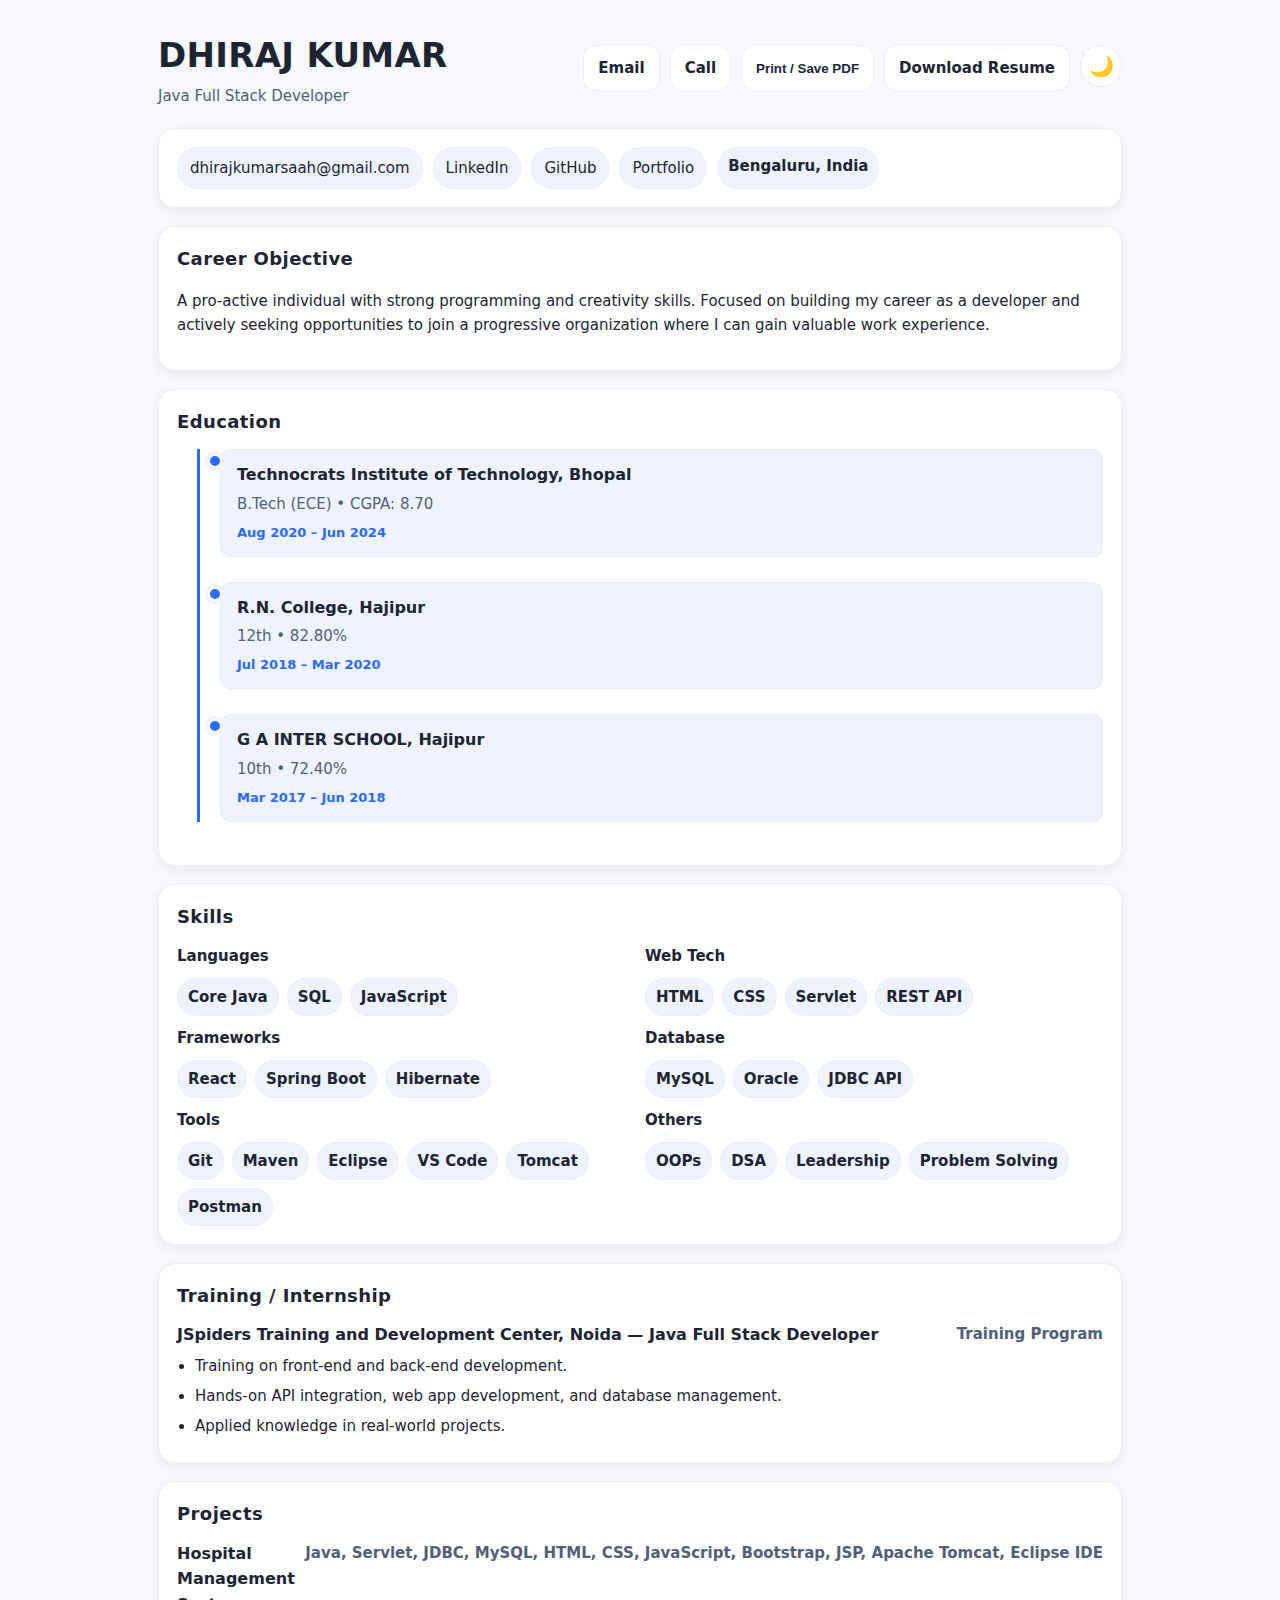
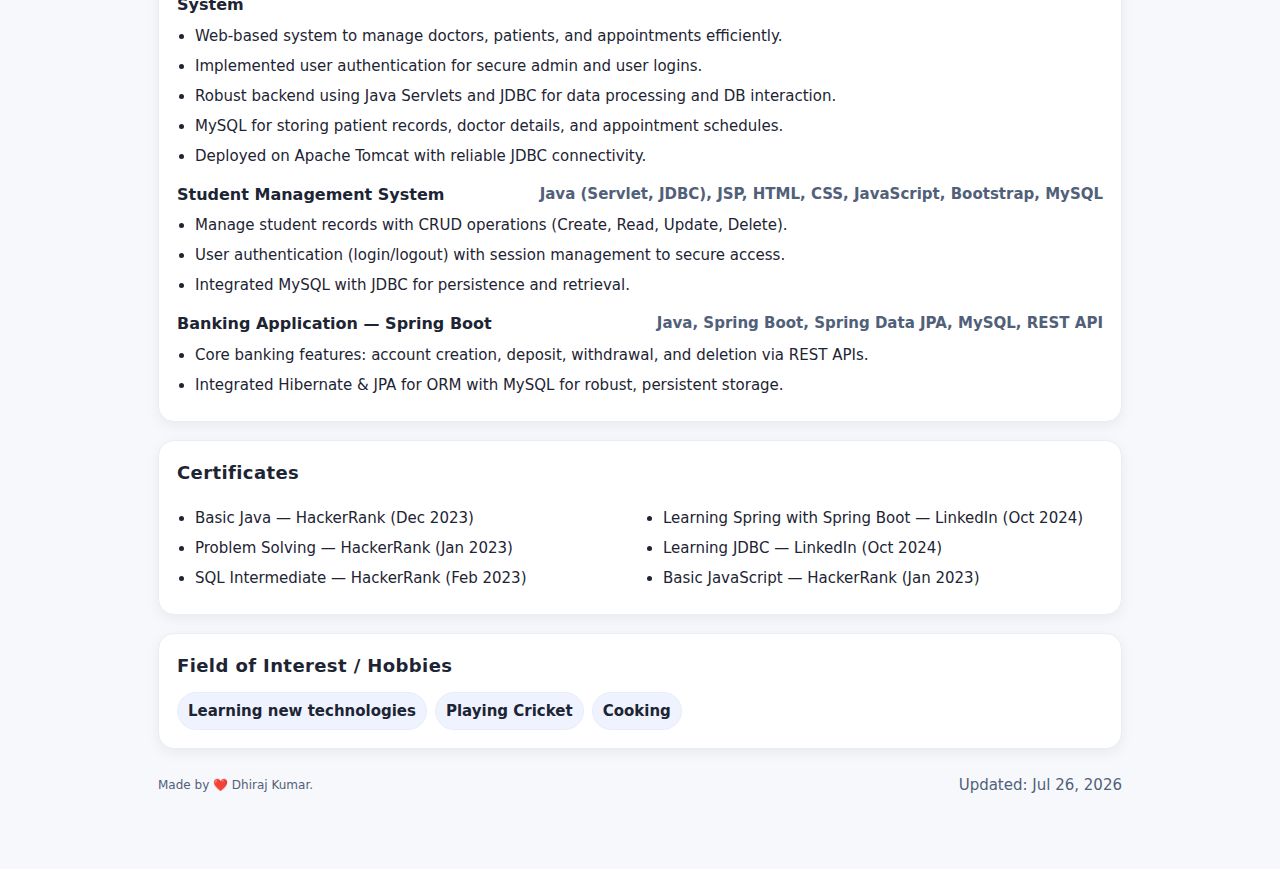
<file: index.html>
<!DOCTYPE html>
<html lang="en">

<head>
    <meta charset="utf-8" />
    <meta name="viewport" content="width=device-width, initial-scale=1" />
    <title>Dhiraj Kumar</title>
    <link rel="icon" type="image/png" href="images/profile-photo.jpg" />
    <meta name="description" content="Web resume of Dhiraj Kumar — Java Full Stack Developer" />
    <link rel="stylesheet" href="style.css">
</head>

<body>
    <div class="container">
        <header>
            <div class="title">
                <h1>DHIRAJ KUMAR</h1>
                <div class="subtitle">Java Full Stack Developer</div>
            </div>
            <div class="actions">
                <a class="btn" href="mailto:dhirajkumarsaah@gmail.com">Email</a>
                <a class="btn" href="tel:+919905451458">Call</a>
                <button onclick="window.print()" title="Save/Print as PDF">
                    Print / Save PDF
                </button>
                <a class="btn"
                    href="https://drive.google.com/file/d/1CB5idGZ7DEVbq4zCIT1uLhe7EjWl4MK0/view?usp=drive_link"
                    target="_blank">
                    Download Resume
                </a>
                <button id="themeBtn" title="Toggle theme">
                    <span id="themeIcon">🌙</span>
                </button>
            </div>
        </header>

        <div class="section card">
            <div class="contact">
                <a href="mailto:dhirajkumarsaah@gmail.com">dhirajkumarsaah@gmail.com</a>
                <a href="https://www.linkedin.com/in/dhirajkumar02/" target="_blank"
                    rel="noreferrer noopener">LinkedIn</a>
                <a href="https://github.com/Dhirajkumar02" target="_blank" rel="noreferrer noopener">GitHub</a>
                <a href="https://dhirajkumar02.github.io/My-Portfolio/" target="_blank"
                    rel="noreferrer noopener">Portfolio</a>
                <span class="chip">Bengaluru, India</span>
            </div>
        </div>

        <!-- Career Objective in full row -->
        <section class="card section">
            <h2>Career Objective</h2>
            <p>
                A pro-active individual with strong programming and creativity
                skills. Focused on building my career as a developer and actively
                seeking opportunities to join a progressive organization where I can
                gain valuable work experience.
            </p>
        </section>

        <!-- Education in full row -->
        <section class="card section">
            <h2>Education</h2>
            <div class="timeline">
                <div class="timeline-item">
                    <div class="timeline-dot"></div>
                    <div class="timeline-content">
                        <h3>Technocrats Institute of Technology, Bhopal</h3>
                        <p class="meta">B.Tech (ECE) • CGPA: 8.70</p>
                        <span class="date">Aug 2020 – Jun 2024</span>
                    </div>
                </div>
                <div class="timeline-item">
                    <div class="timeline-dot"></div>
                    <div class="timeline-content">
                        <h3>R.N. College, Hajipur</h3>
                        <p class="meta">12th • 82.80%</p>
                        <span class="date">Jul 2018 – Mar 2020</span>
                    </div>
                </div>
                <div class="timeline-item">
                    <div class="timeline-dot"></div>
                    <div class="timeline-content">
                        <h3>G A INTER SCHOOL, Hajipur</h3>
                        <p class="meta">10th • 72.40%</p>
                        <span class="date">Mar 2017 – Jun 2018</span>
                    </div>
                </div>
            </div>
        </section>

        <!-- The rest stays same -->
        <section class="card section">
            <h2>Skills</h2>
            <div class="cols">
                <div>
                    <strong>Languages</strong>
                    <div class="chips">
                        <span class="chip">Core Java</span>
                        <span class="chip">SQL</span>
                        <span class="chip">JavaScript</span>
                    </div>
                </div>
                <div>
                    <strong>Web Tech</strong>
                    <div class="chips">
                        <span class="chip">HTML</span>
                        <span class="chip">CSS</span>
                        <span class="chip">Servlet</span>
                        <span class="chip">REST API</span>
                    </div>
                </div>
                <div>
                    <strong>Frameworks</strong>
                    <div class="chips">
                        <span class="chip">React</span>
                        <span class="chip">Spring Boot</span>
                        <span class="chip">Hibernate</span>
                    </div>
                </div>
                <div>
                    <strong>Database</strong>
                    <div class="chips">
                        <span class="chip">MySQL</span>
                        <span class="chip">Oracle</span>
                        <span class="chip">JDBC API</span>
                    </div>
                </div>
                <div>
                    <strong>Tools</strong>
                    <div class="chips">
                        <span class="chip">Git</span>
                        <span class="chip">Maven</span>
                        <span class="chip">Eclipse</span>
                        <span class="chip">VS Code</span>
                        <span class="chip">Tomcat</span>
                        <span class="chip">Postman</span>
                    </div>
                </div>
                <div>
                    <strong>Others</strong>
                    <div class="chips">
                        <span class="chip">OOPs</span>
                        <span class="chip">DSA</span>
                        <span class="chip">Leadership</span>
                        <span class="chip">Problem Solving</span>
                    </div>
                </div>
            </div>
        </section>

        <!-- Training / Internship -->
        <section class="card section">
            <h2>Training / Internship</h2>
            <div class="item">
                <h3>
                    JSpiders Training and Development Center, Noida — Java Full Stack
                    Developer
                </h3>
                <div class="meta">Training Program</div>
            </div>
            <ul class="list">
                <li>Training on front-end and back-end development.</li>
                <li>
                    Hands-on API integration, web app development, and database
                    management.
                </li>
                <li>Applied knowledge in real-world projects.</li>
            </ul>
        </section>

        <!-- Projects -->
        <section class="card section">
            <h2>Projects</h2>

            <div class="item">
                <h3>
                    <a href="https://github.com/Dhirajkumar02/Hospital-Management-System-Using-Servlet" target="_blank"
                        rel="noreferrer noopener">Hospital Management System</a>
                </h3>
                <div class="meta">
                    Java, Servlet, JDBC, MySQL, HTML, CSS, JavaScript, Bootstrap, JSP,
                    Apache Tomcat, Eclipse IDE
                </div>
            </div>
            <ul class="list">
                <li>
                    Web-based system to manage doctors, patients, and appointments
                    efficiently.
                </li>
                <li>
                    Implemented user authentication for secure admin and user logins.
                </li>
                <li>
                    Robust backend using Java Servlets and JDBC for data processing and
                    DB interaction.
                </li>
                <li>
                    MySQL for storing patient records, doctor details, and appointment
                    schedules.
                </li>
                <li>Deployed on Apache Tomcat with reliable JDBC connectivity.</li>
            </ul>

            <div class="item" style="margin-top: 14px">
                <h3>
                    <a href="https://github.com/Dhirajkumar02/Student-Management-System-Using-Servlet" target="_blank"
                        rel="noreferrer noopener">Student Management System</a>
                </h3>
                <div class="meta">
                    Java (Servlet, JDBC), JSP, HTML, CSS, JavaScript, Bootstrap, MySQL
                </div>
            </div>
            <ul class="list">
                <li>
                    Manage student records with CRUD operations (Create, Read, Update,
                    Delete).
                </li>
                <li>
                    User authentication (login/logout) with session management to secure
                    access.
                </li>
                <li>Integrated MySQL with JDBC for persistence and retrieval.</li>
            </ul>

            <div class="item" style="margin-top: 14px">
                <h3>
                    <a href="https://github.com/Dhirajkumar02/Banking-Application-Using-Spring-Boot" target="_blank"
                        rel="noreferrer noopener">Banking Application — Spring Boot</a>
                </h3>
                <div class="meta">
                    Java, Spring Boot, Spring Data JPA, MySQL, REST API
                </div>
            </div>
            <ul class="list">
                <li>
                    Core banking features: account creation, deposit, withdrawal, and
                    deletion via REST APIs.
                </li>
                <li>
                    Integrated Hibernate & JPA for ORM with MySQL for robust, persistent
                    storage.
                </li>
            </ul>
        </section>

        <!-- Certificates -->
        <section class="card section">
            <h2>Certificates</h2>
            <div class="cols">
                <ul class="list">
                    <li><a href="https://drive.google.com/file/d/1YUDNdYakD2tHl8inHjkUwDDl4TOiAqS7/view?usp=drive_link"
                            target="_blank">Basic Java</a> — HackerRank (Dec 2023)</li>
                    <li><a href="https://drive.google.com/file/d/17PzcpAYaREebrphL2jAX1RgJl6JwP3Wf/view?usp=drive_link"
                            target="_blank">Problem Solving</a> — HackerRank (Jan 2023)</li>
                    <li><a href="https://drive.google.com/file/d/1rJiSs_JRmfD5_SNfZqcEmIPbKEMslPnr/view?usp=drive_link">SQL
                            Intermediate</a>
                        — HackerRank (Feb 2023)</li>
                </ul>
                <ul class="list">
                    <li><a href="https://drive.google.com/file/d/1N3eMFLJ4_hgHCsjyi4jcH22IwEZRF6an/view?usp=drive_link"
                            target="_blank">Learning Spring with Spring Boot</a> — LinkedIn (Oct 2024)</li>
                    <li><a href="https://drive.google.com/file/d/1_EV7e82jKMADawwh-M6tGXWoCN-LWVoJ/view?usp=drive_link"
                            target="_blank">Learning JDBC</a> — LinkedIn (Oct 2024)</li>
                    <li><a href="https://drive.google.com/file/d/1mRmkP72bvOWe7_TqhxHBJOWuZPwk2H5o/view?usp=drive_link"
                            target="_blank">Basic JavaScript</a> — HackerRank (Jan 2023)</li>
                </ul>
            </div>
        </section>

        <section class="card section">
            <h2>Field of Interest / Hobbies</h2>
            <div class="chips">
                <span class="chip">Learning new technologies</span>
                <span class="chip">Playing Cricket</span>
                <span class="chip">Cooking</span>
            </div>
        </section>

        <footer>
            <div class="print-note">
                Made by ❤️ Dhiraj Kumar.
            </div>
            <div>Updated: <span id="today"></span></div>
        </footer>
    </div>
    <script src="script.js"></script>
</body>

</html>
</file>
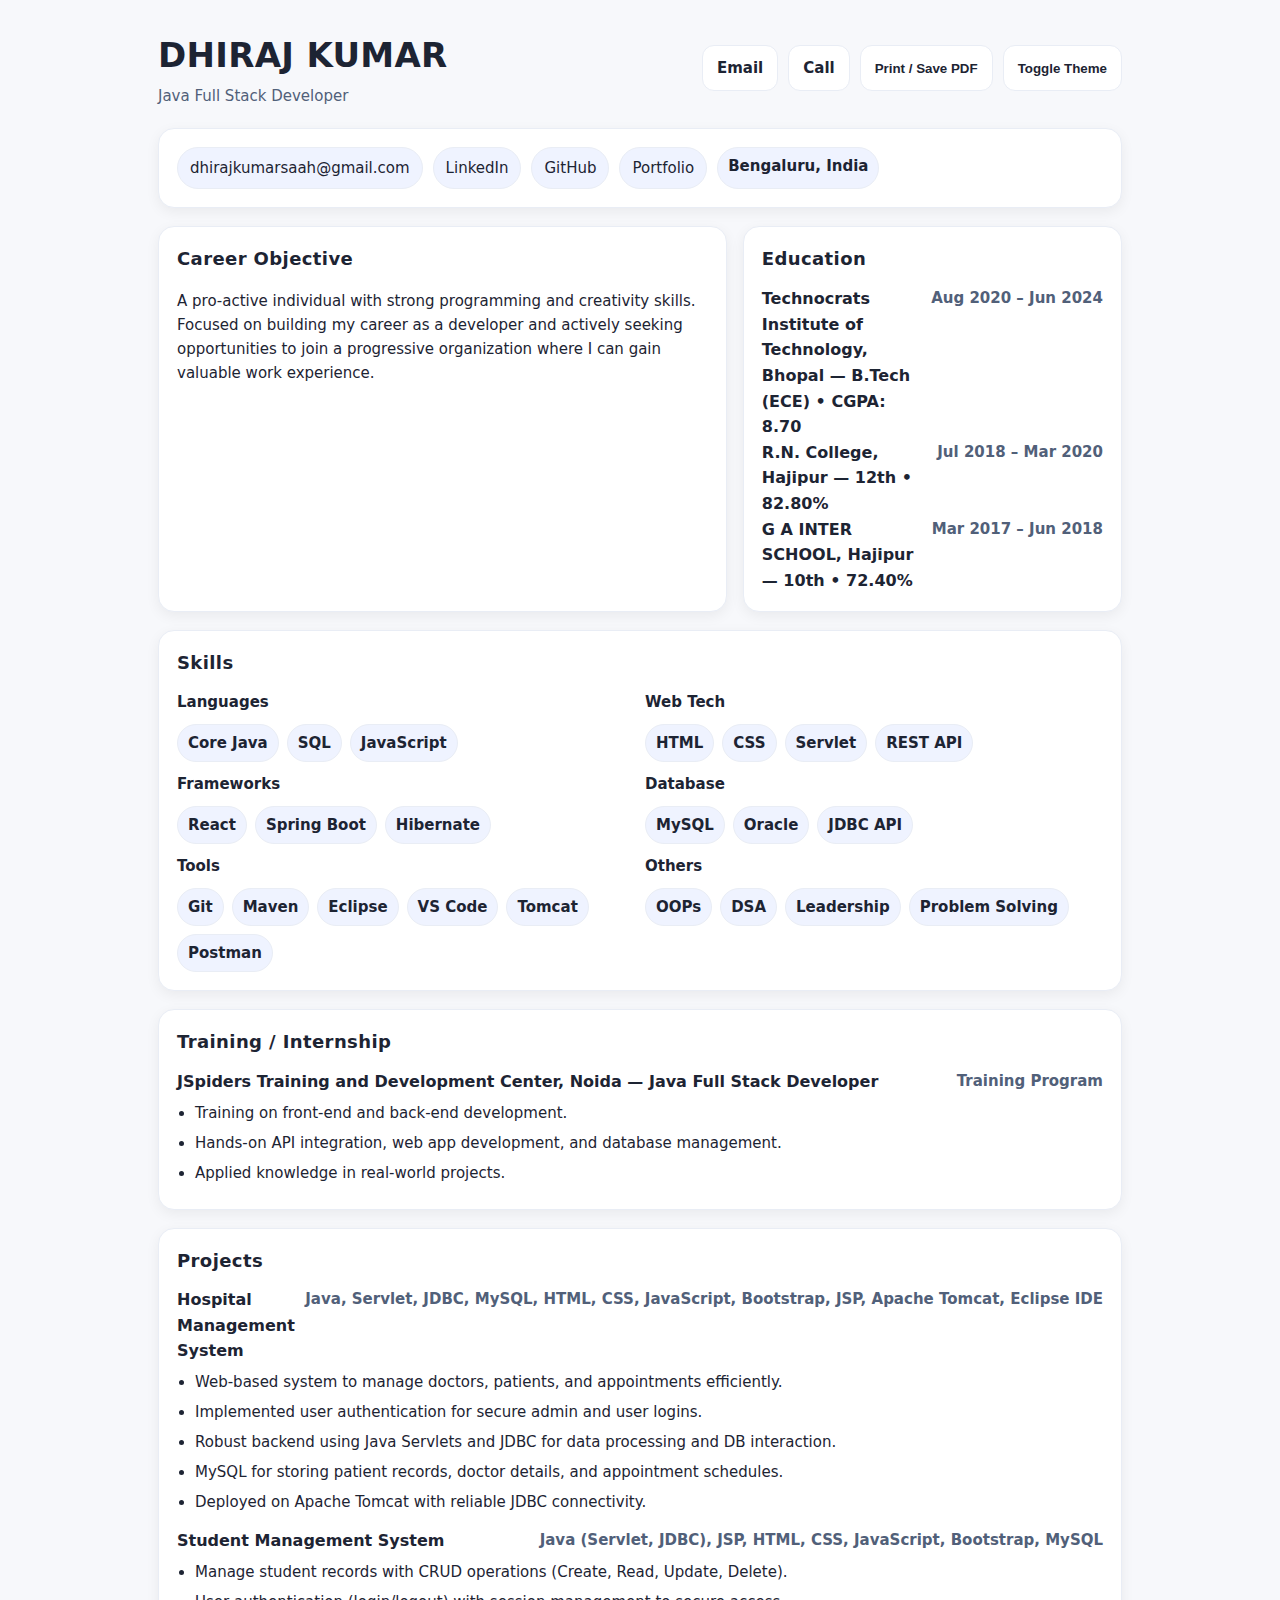
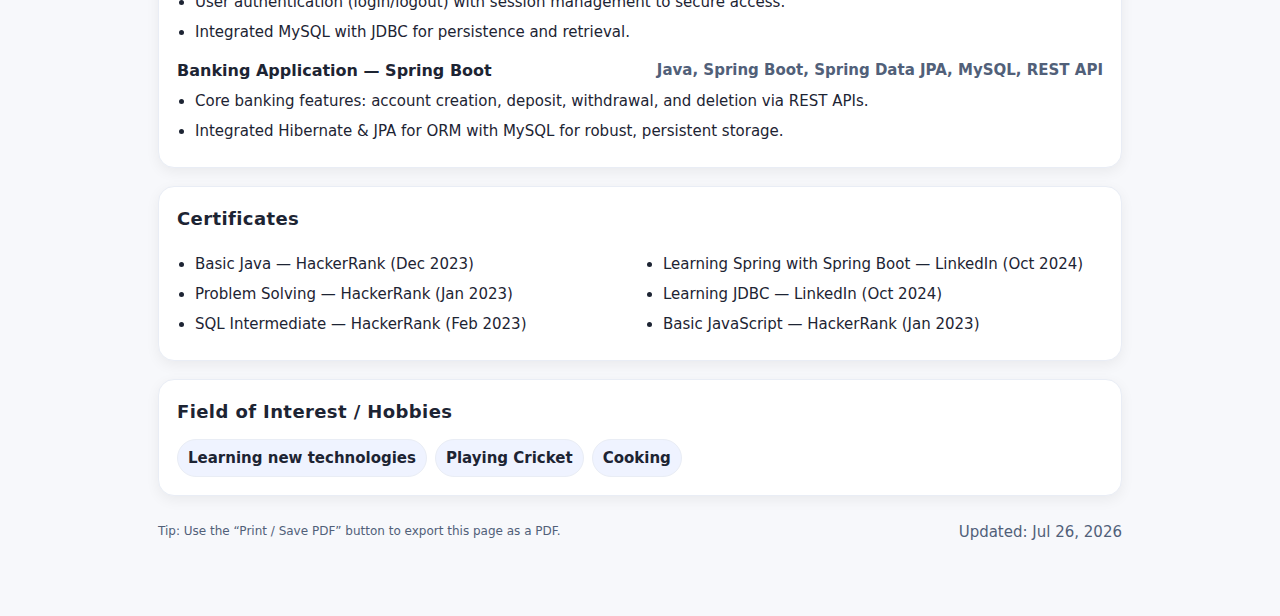
<file: Web Resume.html>
<!DOCTYPE html>
<html lang="en">

<head>
    <meta charset="utf-8" />
    <meta name="viewport" content="width=device-width, initial-scale=1" />
    <title>Dhiraj Kumar</title>
    <meta name="description" content="Web resume of Dhiraj Kumar — Java Full Stack Developer" />
    <style>
        :root {
            --bg: #0b0c0f;
            --card: #12141a;
            --text: #e6e7ea;
            --muted: #a7adbb;
            --accent: #4f8cff;
            --chip: #1b2030;
            --border: #222734;
            --link: #79a6ff;
            --ok: #27ae60;
            --warn: #e67e22;
        }

        @media (prefers-color-scheme: light) {
            :root {
                --bg: #f7f8fb;
                --card: #ffffff;
                --text: #1d2433;
                --muted: #516079;
                --accent: #2b6bff;
                --chip: #eff3ff;
                --border: #e9edf5;
                --link: #1f5eff;
            }
        }

        * {
            box-sizing: border-box;
        }

        html,
        body {
            height: 100%;
        }

        body {
            margin: 0;
            font: 15px/1.6 system-ui, -apple-system, Segoe UI, Roboto, Ubuntu,
                Cantarell, Noto Sans, Arial, sans-serif;
            background: var(--bg);
            color: var(--text);
        }

        .container {
            max-width: 1000px;
            margin: 0 auto;
            padding: 28px 18px 72px;
        }

        header {
            display: grid;
            grid-template-columns: 1fr auto;
            gap: 18px;
            align-items: center;
            margin-bottom: 20px;
        }

        .title h1 {
            font-size: 34px;
            margin: 0 0 2px;
            letter-spacing: 0.3px;
        }

        .subtitle {
            color: var(--muted);
            font-weight: 500;
        }

        .actions {
            display: flex;
            gap: 10px;
            flex-wrap: wrap;
        }

        button,
        .btn {
            appearance: none;
            border: 1px solid var(--border);
            background: var(--card);
            color: var(--text);
            padding: 10px 14px;
            border-radius: 12px;
            cursor: pointer;
            font-weight: 600;
            text-decoration: none;
        }

        button:hover,
        .btn:hover {
            border-color: var(--accent);
        }

        .card {
            background: var(--card);
            border: 1px solid var(--border);
            border-radius: 16px;
            padding: 18px;
            box-shadow: 0 4px 14px rgba(0, 0, 0, 0.06);
        }

        .card .item h3 a {
            color: var(--text);
            text-decoration: none;
            cursor: pointer;
        }

        .card .item h3 a:hover {
            color: var(--link);
            text-decoration: none;
        }


        .grid {
            display: grid;
            gap: 16px;
        }

        .grid.cols-2 {
            grid-template-columns: 1.2fr 0.8fr;
        }

        @media (max-width: 860px) {
            .grid.cols-2 {
                grid-template-columns: 1fr;
            }

            header {
                grid-template-columns: 1fr;
            }
        }

        .section {
            margin-top: 18px;
        }

        .section h2 {
            font-size: 18px;
            margin: 0 0 12px;
            letter-spacing: 0.4px;
        }

        .contact {
            display: flex;
            flex-wrap: wrap;
            gap: 10px;
        }

        .contact a {
            display: inline-flex;
            gap: 8px;
            align-items: center;
            padding: 8px 12px;
            background: var(--chip);
            color: var(--text);
            border: 1px solid var(--border);
            border-radius: 999px;
            text-decoration: none;
        }

        .contact a:hover {
            border-color: var(--accent);
            color: var(--link);
        }

        .item {
            display: grid;
            grid-template-columns: 1fr auto;
            gap: 8px;
        }

        .item h3 {
            margin: 0;
            font-size: 16px;
        }

        .item .meta {
            color: var(--muted);
            font-weight: 600;
        }

        .item p {
            margin: 6px 0 0;
        }

        .chips {
            display: flex;
            flex-wrap: wrap;
            gap: 8px;
            margin-top: 10px;
        }

        .chip {
            padding: 6px 10px;
            background: var(--chip);
            border: 1px solid var(--border);
            border-radius: 999px;
            font-weight: 600;
        }

        .list {
            margin: 0;
            padding-left: 18px;
        }

        .list li {
            margin: 6px 0;
        }

        .list li a {
            color: var(--text);
            text-decoration: none;
        }

        .list li a:hover {
            color: var(--link);
            text-decoration: none;
        }

        .cols {
            display: grid;
            grid-template-columns: repeat(2, minmax(0, 1fr));
            gap: 10px;
        }

        @media (max-width: 680px) {
            .cols {
                grid-template-columns: 1fr;
            }
        }

        footer {
            margin-top: 24px;
            display: flex;
            justify-content: space-between;
            align-items: center;
            color: var(--muted);
        }

        .print-note {
            font-size: 12px;
        }

        /* Print */
        @media print {
            body {
                background: #fff;
            }

            .card {
                box-shadow: none;
            }

            .actions,
            .print-note {
                display: none;
            }

            a {
                color: inherit;
            }
        }
    </style>
</head>

<body>
    <div class="container">
        <header>
            <div class="title">
                <h1>DHIRAJ KUMAR</h1>
                <div class="subtitle">Java Full Stack Developer</div>
            </div>
            <div class="actions">
                <a class="btn" href="mailto:dhirajkumarsaah@gmail.com">Email</a>
                <a class="btn" href="tel:+919905451458">Call</a>
                <button onclick="window.print()" title="Save/Print as PDF">
                    Print / Save PDF
                </button>
                <button id="themeBtn" title="Toggle theme">Toggle Theme</button>
            </div>
        </header>

        <div class="section card">
            <div class="contact">
                <a href="mailto:dhirajkumarsaah@gmail.com">dhirajkumarsaah@gmail.com</a>
                <a href="https://www.linkedin.com/in/dhirajkumar02/" target="_blank"
                    rel="noreferrer noopener">LinkedIn</a>
                <a href="https://github.com/Dhirajkumar02" target="_blank" rel="noreferrer noopener">GitHub</a>
                <a href="https://dhirajkumar02.github.io/My-Portfolio/" target="_blank"
                    rel="noreferrer noopener">Portfolio</a>
                <span class="chip">Bengaluru, India</span>
            </div>
        </div>

        <div class="grid cols-2 section">
            <section class="card">
                <h2>Career Objective</h2>
                <p>
                    A pro-active individual with strong programming and creativity
                    skills. Focused on building my career as a developer and actively
                    seeking opportunities to join a progressive organization where I can
                    gain valuable work experience.
                </p>
            </section>

            <section class="card">
                <h2>Education</h2>
                <div class="item">
                    <h3>
                        Technocrats Institute of Technology, Bhopal — B.Tech (ECE) • CGPA:
                        8.70
                    </h3>
                    <div class="meta">Aug 2020 – Jun 2024</div>
                </div>
                <div class="item">
                    <h3>R.N. College, Hajipur — 12th • 82.80%</h3>
                    <div class="meta">Jul 2018 – Mar 2020</div>
                </div>
                <div class="item">
                    <h3>G A INTER SCHOOL, Hajipur — 10th • 72.40%</h3>
                    <div class="meta">Mar 2017 – Jun 2018</div>
                </div>
            </section>
        </div>

        <section class="card section">
            <h2>Skills</h2>
            <div class="cols">
                <div>
                    <strong>Languages</strong>
                    <div class="chips">
                        <span class="chip">Core Java</span>
                        <span class="chip">SQL</span>
                        <span class="chip">JavaScript</span>
                    </div>
                </div>
                <div>
                    <strong>Web Tech</strong>
                    <div class="chips">
                        <span class="chip">HTML</span>
                        <span class="chip">CSS</span>
                        <span class="chip">Servlet</span>
                        <span class="chip">REST API</span>
                    </div>
                </div>
                <div>
                    <strong>Frameworks</strong>
                    <div class="chips">
                        <span class="chip">React</span>
                        <span class="chip">Spring Boot</span>
                        <span class="chip">Hibernate</span>
                    </div>
                </div>
                <div>
                    <strong>Database</strong>
                    <div class="chips">
                        <span class="chip">MySQL</span>
                        <span class="chip">Oracle</span>
                        <span class="chip">JDBC API</span>
                    </div>
                </div>
                <div>
                    <strong>Tools</strong>
                    <div class="chips">
                        <span class="chip">Git</span>
                        <span class="chip">Maven</span>
                        <span class="chip">Eclipse</span>
                        <span class="chip">VS Code</span>
                        <span class="chip">Tomcat</span>
                        <span class="chip">Postman</span>
                    </div>
                </div>
                <div>
                    <strong>Others</strong>
                    <div class="chips">
                        <span class="chip">OOPs</span>
                        <span class="chip">DSA</span>
                        <span class="chip">Leadership</span>
                        <span class="chip">Problem Solving</span>
                    </div>
                </div>
            </div>
        </section>

        <section class="card section">
            <h2>Training / Internship</h2>
            <div class="item">
                <h3>
                    JSpiders Training and Development Center, Noida — Java Full Stack
                    Developer
                </h3>
                <div class="meta">Training Program</div>
            </div>
            <ul class="list">
                <li>Training on front-end and back-end development.</li>
                <li>
                    Hands-on API integration, web app development, and database
                    management.
                </li>
                <li>Applied knowledge in real-world projects.</li>
            </ul>
        </section>

        <section class="card section">
            <h2>Projects</h2>

            <div class="item">
                <h3>
                    <a href="https://github.com/Dhirajkumar02/Hospital-Management-System-Using-Servlet" target="_blank"
                        rel="noreferrer noopener">Hospital Management System</a>
                </h3>
                <div class="meta">
                    Java, Servlet, JDBC, MySQL, HTML, CSS, JavaScript, Bootstrap, JSP,
                    Apache Tomcat, Eclipse IDE
                </div>
            </div>
            <ul class="list">
                <li>
                    Web-based system to manage doctors, patients, and appointments
                    efficiently.
                </li>
                <li>
                    Implemented user authentication for secure admin and user logins.
                </li>
                <li>
                    Robust backend using Java Servlets and JDBC for data processing and
                    DB interaction.
                </li>
                <li>
                    MySQL for storing patient records, doctor details, and appointment
                    schedules.
                </li>
                <li>Deployed on Apache Tomcat with reliable JDBC connectivity.</li>
            </ul>

            <div class="item" style="margin-top: 14px">
                <h3>
                    <a href="https://github.com/Dhirajkumar02/Student-Management-System-Using-Servlet" target="_blank"
                        rel="noreferrer noopener">Student Management System</a>
                </h3>
                <div class="meta">
                    Java (Servlet, JDBC), JSP, HTML, CSS, JavaScript, Bootstrap, MySQL
                </div>
            </div>
            <ul class="list">
                <li>
                    Manage student records with CRUD operations (Create, Read, Update,
                    Delete).
                </li>
                <li>
                    User authentication (login/logout) with session management to secure
                    access.
                </li>
                <li>Integrated MySQL with JDBC for persistence and retrieval.</li>
            </ul>

            <div class="item" style="margin-top: 14px">
                <h3>
                    <a href="https://github.com/Dhirajkumar02/Banking-Application-Using-Spring-Boot" target="_blank"
                        rel="noreferrer noopener">Banking Application — Spring Boot</a>
                </h3>
                <div class="meta">
                    Java, Spring Boot, Spring Data JPA, MySQL, REST API
                </div>
            </div>
            <ul class="list">
                <li>
                    Core banking features: account creation, deposit, withdrawal, and
                    deletion via REST APIs.
                </li>
                <li>
                    Integrated Hibernate & JPA for ORM with MySQL for robust, persistent
                    storage.
                </li>
            </ul>
        </section>

        <section class="card section">
            <h2>Certificates</h2>
            <div class="cols">
                <ul class="list">
                    <li><a href="https://drive.google.com/file/d/1YUDNdYakD2tHl8inHjkUwDDl4TOiAqS7/view?usp=drive_link"
                            target="_blank">Basic Java</a> — HackerRank (Dec 2023)</li>
                    <li><a href="https://drive.google.com/file/d/17PzcpAYaREebrphL2jAX1RgJl6JwP3Wf/view?usp=drive_link"
                            target="_blank">Problem Solving</a> — HackerRank (Jan 2023)</li>
                    <li><a href="https://drive.google.com/file/d/1rJiSs_JRmfD5_SNfZqcEmIPbKEMslPnr/view?usp=drive_link">SQL
                            Intermediate</a>
                        — HackerRank (Feb 2023)</li>
                </ul>
                <ul class="list">
                    <li><a href="https://drive.google.com/file/d/1N3eMFLJ4_hgHCsjyi4jcH22IwEZRF6an/view?usp=drive_link"
                            target="_blank">Learning Spring with Spring Boot</a> — LinkedIn (Oct 2024)</li>
                    <li><a href="https://drive.google.com/file/d/1_EV7e82jKMADawwh-M6tGXWoCN-LWVoJ/view?usp=drive_link"
                            target="_blank">Learning JDBC</a> — LinkedIn (Oct 2024)</li>
                    <li><a href="https://drive.google.com/file/d/1mRmkP72bvOWe7_TqhxHBJOWuZPwk2H5o/view?usp=drive_link"
                            target="_blank">Basic JavaScript</a> — HackerRank (Jan 2023)</li>
                </ul>
            </div>
        </section>

        <section class="card section">
            <h2>Field of Interest / Hobbies</h2>
            <div class="chips">
                <span class="chip">Learning new technologies</span>
                <span class="chip">Playing Cricket</span>
                <span class="chip">Cooking</span>
            </div>
        </section>

        <footer>
            <div class="print-note">
                Tip: Use the “Print / Save PDF” button to export this page as a PDF.
            </div>
            <div>Updated: <span id="today"></span></div>
        </footer>
    </div>

    <script>
        // Update date
        const d = new Date();
        const fmt = new Intl.DateTimeFormat(undefined, {
            year: "numeric",
            month: "short",
            day: "2-digit",
        });
        document.getElementById("today").textContent = fmt.format(d);

        // Theme toggle: swap root palette quickly
        const btn = document.getElementById("themeBtn");
        let toggled = false;
        btn.addEventListener("click", () => {
            document.documentElement.style.filter = toggled
                ? ""
                : "invert(1) hue-rotate(180deg)";
            toggled = !toggled;
        });
    </script>
</body>

</html>
</file>
<file: style.css>
:root {
  --bg: #0b0c0f;
  --card: #12141a;
  --text: #e6e7ea;
  --muted: #a7adbb;
  --accent: #4f8cff;
  --chip: #1b2030;
  --border: #222734;
  --link: #79a6ff;
}

@media (prefers-color-scheme: light) {
  :root {
    --bg: #f7f8fb;
    --card: #ffffff;
    --text: #1d2433;
    --muted: #516079;
    --accent: #2b6bff;
    --chip: #eff3ff;
    --border: #e9edf5;
    --link: #1f5eff;
  }
}

* {
  box-sizing: border-box;
}

html,
body {
  height: 100%;
}

body {
  margin: 0;
  font: 15px/1.6 system-ui, -apple-system, Segoe UI, Roboto, Ubuntu, Cantarell,
    Noto Sans, Arial, sans-serif;
  background: var(--bg);
  color: var(--text);
}

.container {
  max-width: 1000px;
  margin: 0 auto;
  padding: 28px 18px 72px;
}

header {
  display: grid;
  grid-template-columns: 1fr auto;
  gap: 18px;
  align-items: center;
  margin-bottom: 20px;
}

.title h1 {
  font-size: 34px;
  margin: 0 0 2px;
  letter-spacing: 0.3px;
}

.subtitle {
  color: var(--muted);
  font-weight: 500;
}

.actions {
  display: flex;
  gap: 10px;
  flex-wrap: wrap;
}

button,
.btn {
  appearance: none;
  border: 1px solid var(--border);
  background: var(--card);
  color: var(--text);
  padding: 10px 14px;
  border-radius: 12px;
  cursor: pointer;
  font-weight: 600;
  text-decoration: none;
}

button:hover,
.btn:hover {
  border-color: var(--accent);
}

#themeBtn {
  font-size: 20px;
  border-radius: 50%;
  width: 42px;
  height: 42px;
  display: flex;
  align-items: center;
  justify-content: center;
  transition: background 0.3s ease, border-color 0.3s ease;
}

#themeBtn:hover {
  border-color: var(--accent);
  background: var(--chip);
}

/* Smooth rotation + fade */
#themeIcon {
  display: inline-block;
  transition: transform 0.5s ease, opacity 0.4s ease;
}

.card {
  background: var(--card);
  border: 1px solid var(--border);
  border-radius: 16px;
  padding: 18px;
  box-shadow: 0 4px 14px rgba(0, 0, 0, 0.06);
}

.card .item h3 a {
  color: var(--text);
  text-decoration: none;
  cursor: pointer;
}

.card .item h3 a:hover {
  color: var(--link);
  text-decoration: none;
}

.timeline {
  position: relative;
  margin-left: 20px;
  padding-left: 20px;
  border-left: 3px solid var(--accent);
}

.timeline-item {
  position: relative;
  margin-bottom: 25px;
}

.timeline-dot {
  position: absolute;
  left: -12px;
  top: 5px;
  width: 14px;
  height: 14px;
  background: var(--accent);
  border-radius: 50%;
  border: 2px solid var(--card);
  box-shadow: 0 0 0 3px var(--chip);
}

.timeline-content {
  background: var(--chip);
  padding: 12px 16px;
  border-radius: 10px;
  border: 1px solid var(--border);
  transition: all 0.3s ease;
}

.timeline-content:hover {
  background: var(--card);
  border-color: var(--accent);
  box-shadow: 0 3px 10px rgba(0, 0, 0, 0.15);
}

.timeline-content h3 {
  margin: 0;
  font-size: 16px;
  font-weight: 600;
}

.timeline-content .meta {
  color: var(--muted);
  font-weight: 500;
  margin: 4px 0;
}

.timeline-content .date {
  font-size: 13px;
  font-weight: 600;
  color: var(--accent);
}

.grid {
  display: grid;
  gap: 16px;
}

@media (max-width: 860px) {
  header {
    grid-template-columns: 1fr;
  }
}

.section {
  margin-top: 18px;
}

.section h2 {
  font-size: 18px;
  margin: 0 0 12px;
  letter-spacing: 0.4px;
}

.contact {
  display: flex;
  flex-wrap: wrap;
  gap: 10px;
}

.contact a {
  display: inline-flex;
  gap: 8px;
  align-items: center;
  padding: 8px 12px;
  background: var(--chip);
  color: var(--text);
  border: 1px solid var(--border);
  border-radius: 999px;
  text-decoration: none;
}

.contact a:hover {
  border-color: var(--accent);
  color: var(--link);
}

.item {
  display: grid;
  grid-template-columns: 1fr auto;
  gap: 8px;
}

.item h3 {
  margin: 0;
  font-size: 16px;
}

.item .meta {
  color: var(--muted);
  font-weight: 600;
}

.item p {
  margin: 6px 0 0;
}

.chips {
  display: flex;
  flex-wrap: wrap;
  gap: 8px;
  margin-top: 10px;
}

.chip {
  padding: 6px 10px;
  background: var(--chip);
  border: 1px solid var(--border);
  border-radius: 999px;
  font-weight: 600;
}

.list {
  margin: 0;
  padding-left: 18px;
}

.list li {
  margin: 6px 0;
}

.list li a {
  color: var(--text);
  text-decoration: none;
}

.list li a:hover {
  color: var(--link);
  text-decoration: none;
}

.cols {
  display: grid;
  grid-template-columns: repeat(2, minmax(0, 1fr));
  gap: 10px;
}

@media (max-width: 680px) {
  .cols {
    grid-template-columns: 1fr;
  }
}

footer {
  margin-top: 24px;
  display: flex;
  justify-content: space-between;
  align-items: center;
  color: var(--muted);
}

.print-note {
  font-size: 12px;
}

/* Print */
@media print {
  body {
    background: #fff;
  }

  .card {
    box-shadow: none;
  }

  .actions,
  .print-note {
    display: none;
  }

  a {
    color: inherit;
  }
}
</file>
